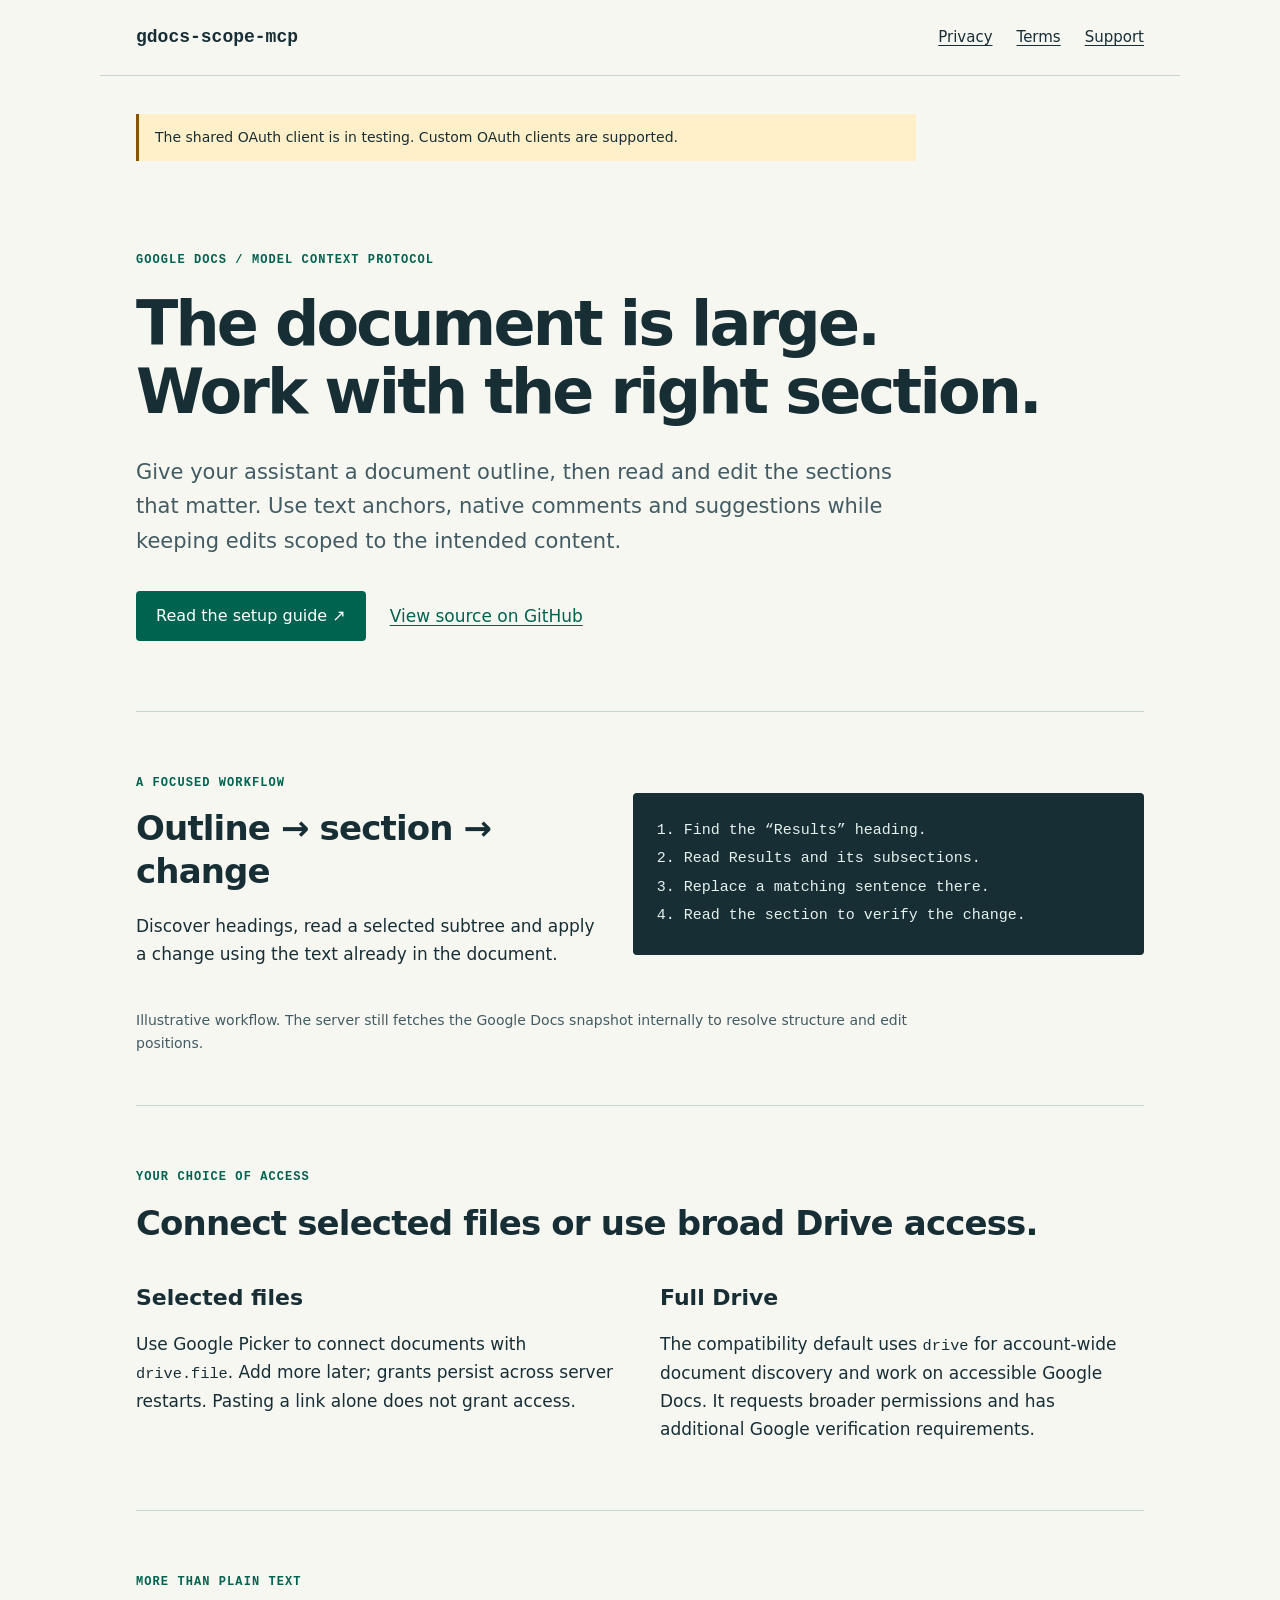
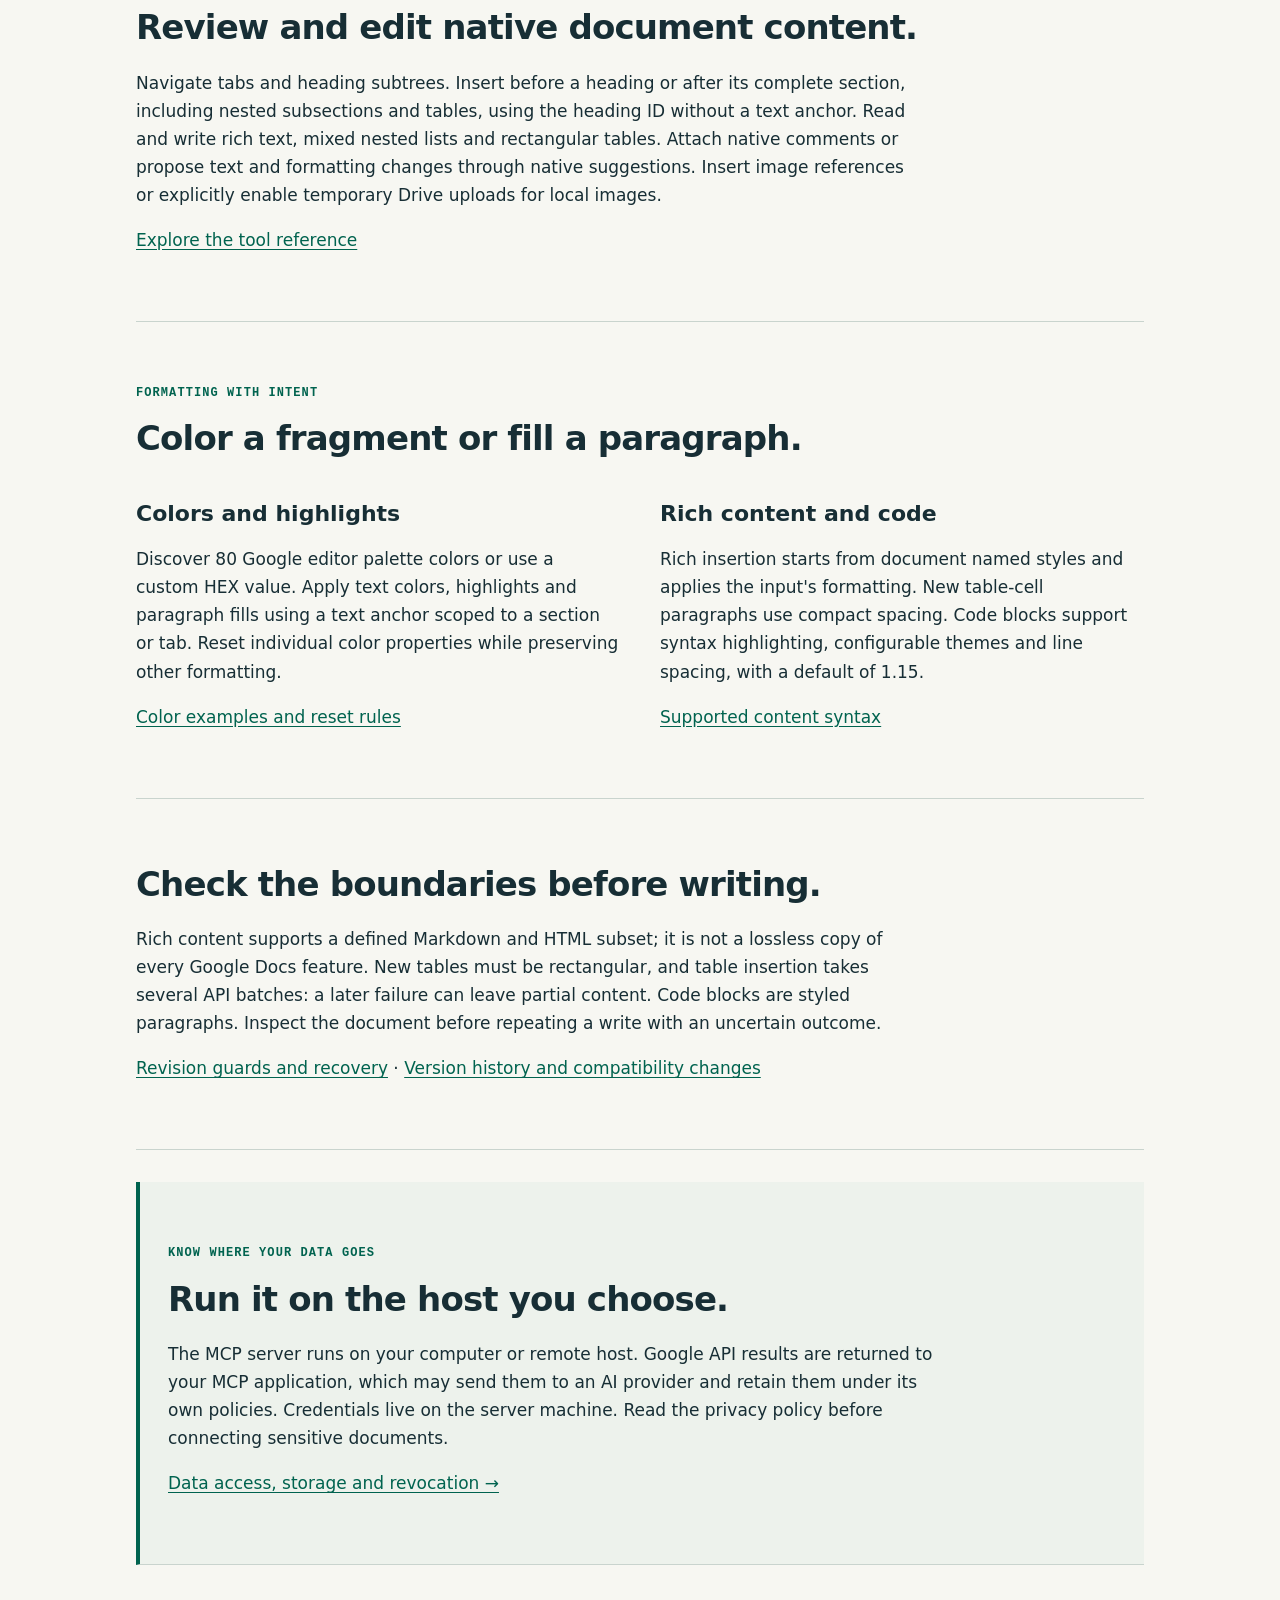
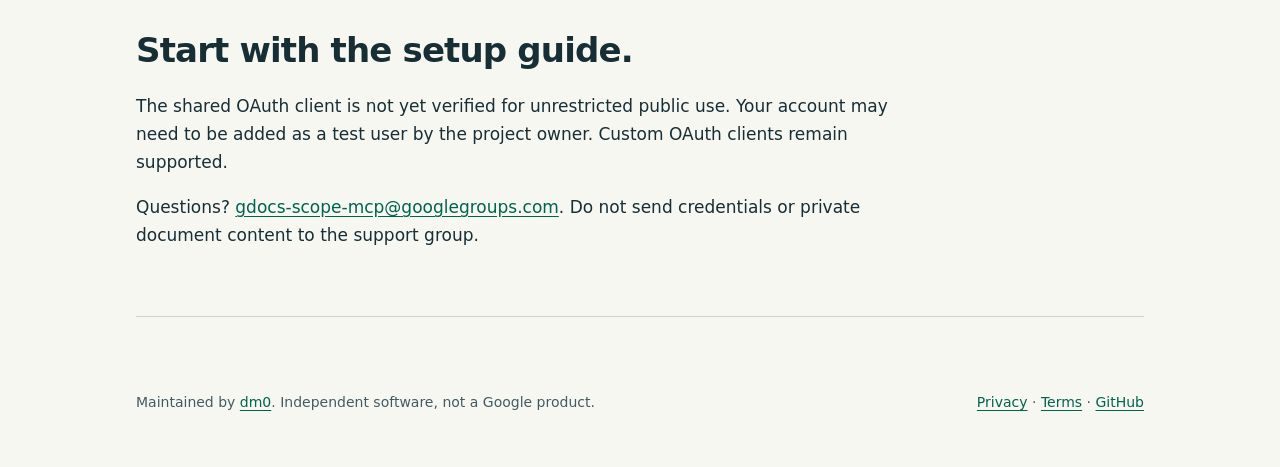
<file: website/index.html>
<!doctype html>
<html lang="en">
<head>
  <meta charset="utf-8">
  <meta name="viewport" content="width=device-width, initial-scale=1">
  <meta name="description" content="Section-scoped Google Docs editing for MCP-compatible AI assistants.">
  <title>gdocs-scope-mcp — work with the right section</title>
  <link rel="icon" href="icon.svg" type="image/svg+xml">
  <link rel="stylesheet" href="style.css">
</head>
<body>
  <a class="skip" href="#main">Skip to content</a>
  <header><a class="brand" href="index.html">gdocs-scope-mcp</a><nav aria-label="Main"><a href="privacy.html">Privacy</a><a href="terms.html">Terms</a><a href="mailto:gdocs-scope-mcp@googlegroups.com">Support</a></nav></header>
  <main id="main">
    <p class="notice">The shared OAuth client is in testing. Custom OAuth clients are supported.</p>
    <section class="hero">
      <p class="eyebrow">Google Docs / Model Context Protocol</p>
      <h1>The document is large.<br>Work with the right section.</h1>
      <p class="lead">Give your assistant a document outline, then read and edit the sections that matter. Use text anchors, native comments and suggestions while keeping edits scoped to the intended content.</p>
      <p class="actions"><a class="button" href="https://github.com/dm0/gdocs-scope-mcp/blob/main/docs/getting-started.md">Read the setup guide <span aria-hidden="true">↗</span></a><a href="https://github.com/dm0/gdocs-scope-mcp">View source on GitHub</a></p>
    </section>
    <section class="example" aria-labelledby="workflow">
      <div><p class="eyebrow">A focused workflow</p><h2 id="workflow">Outline → section → change</h2><p>Discover headings, read a selected subtree and apply a change using the text already in the document.</p></div>
      <pre aria-label="Illustrative assistant workflow"><code>1. Find the “Results” heading.
2. Read Results and its subsections.
3. Replace a matching sentence there.
4. Read the section to verify the change.</code></pre>
      <p class="caption">Illustrative workflow. The server still fetches the Google Docs snapshot internally to resolve structure and edit positions.</p>
    </section>
    <section class="access" aria-labelledby="access"><p class="eyebrow">Your choice of access</p><h2 id="access">Connect selected files or use broad Drive access.</h2>
      <div class="columns"><article><h3>Selected files</h3><p>Use Google Picker to connect documents with <code>drive.file</code>. Add more later; grants persist across server restarts. Pasting a link alone does not grant access.</p></article><article><h3>Full Drive</h3><p>The compatibility default uses <code>drive</code> for account-wide document discovery and work on accessible Google Docs. It requests broader permissions and has additional Google verification requirements.</p></article></div>
    </section>
    <section aria-labelledby="operations"><p class="eyebrow">More than plain text</p><h2 id="operations">Review and edit native document content.</h2><p>Navigate tabs and heading subtrees. Insert before a heading or after its complete section, including nested subsections and tables, using the heading ID without a text anchor. Read and write rich text, mixed nested lists and rectangular tables. Attach native comments or propose text and formatting changes through native suggestions. Insert image references or explicitly enable temporary Drive uploads for local images.</p><p><a href="https://github.com/dm0/gdocs-scope-mcp/blob/main/docs/tools/documents.md">Explore the tool reference</a></p></section>
    <section aria-labelledby="formatting"><p class="eyebrow">Formatting with intent</p><h2 id="formatting">Color a fragment or fill a paragraph.</h2><div class="columns"><article><h3>Colors and highlights</h3><p>Discover 80 Google editor palette colors or use a custom HEX value. Apply text colors, highlights and paragraph fills using a text anchor scoped to a section or tab. Reset individual color properties while preserving other formatting.</p><p><a href="https://github.com/dm0/gdocs-scope-mcp/blob/main/docs/colors.md">Color examples and reset rules</a></p></article><article><h3>Rich content and code</h3><p>Rich insertion starts from document named styles and applies the input's formatting. New table-cell paragraphs use compact spacing. Code blocks support syntax highlighting, configurable themes and line spacing, with a default of 1.15.</p><p><a href="https://github.com/dm0/gdocs-scope-mcp/blob/main/docs/rich-content.md">Supported content syntax</a></p></article></div></section>
    <section aria-labelledby="limits"><h2 id="limits">Check the boundaries before writing.</h2><p>Rich content supports a defined Markdown and HTML subset; it is not a lossless copy of every Google Docs feature. New tables must be rectangular, and table insertion takes several API batches: a later failure can leave partial content. Code blocks are styled paragraphs. Inspect the document before repeating a write with an uncertain outcome.</p><p><a href="https://github.com/dm0/gdocs-scope-mcp/blob/main/docs/concurrent-edits.md">Revision guards and recovery</a> · <a href="https://github.com/dm0/gdocs-scope-mcp/blob/main/CHANGELOG.md">Version history and compatibility changes</a></p></section>
    <section class="boundary" aria-labelledby="data"><p class="eyebrow">Know where your data goes</p><h2 id="data">Run it on the host you choose.</h2><p>The MCP server runs on your computer or remote host. Google API results are returned to your MCP application, which may send them to an AI provider and retain them under its own policies. Credentials live on the server machine. Read the privacy policy before connecting sensitive documents.</p><p><a href="privacy.html">Data access, storage and revocation →</a></p></section>
    <section aria-labelledby="start"><h2 id="start">Start with the setup guide.</h2><p>The shared OAuth client is not yet verified for unrestricted public use. Your account may need to be added as a test user by the project owner. Custom OAuth clients remain supported.</p><p>Questions? <a href="mailto:gdocs-scope-mcp@googlegroups.com">gdocs-scope-mcp@googlegroups.com</a>. Do not send credentials or private document content to the support group.</p></section>
  </main>
  <footer><p>Maintained by <a href="https://github.com/dm0">dm0</a>. Independent software, not a Google product.</p><p><a href="privacy.html">Privacy</a> · <a href="terms.html">Terms</a> · <a href="https://github.com/dm0/gdocs-scope-mcp">GitHub</a></p></footer>
</body>
</html>
</file>
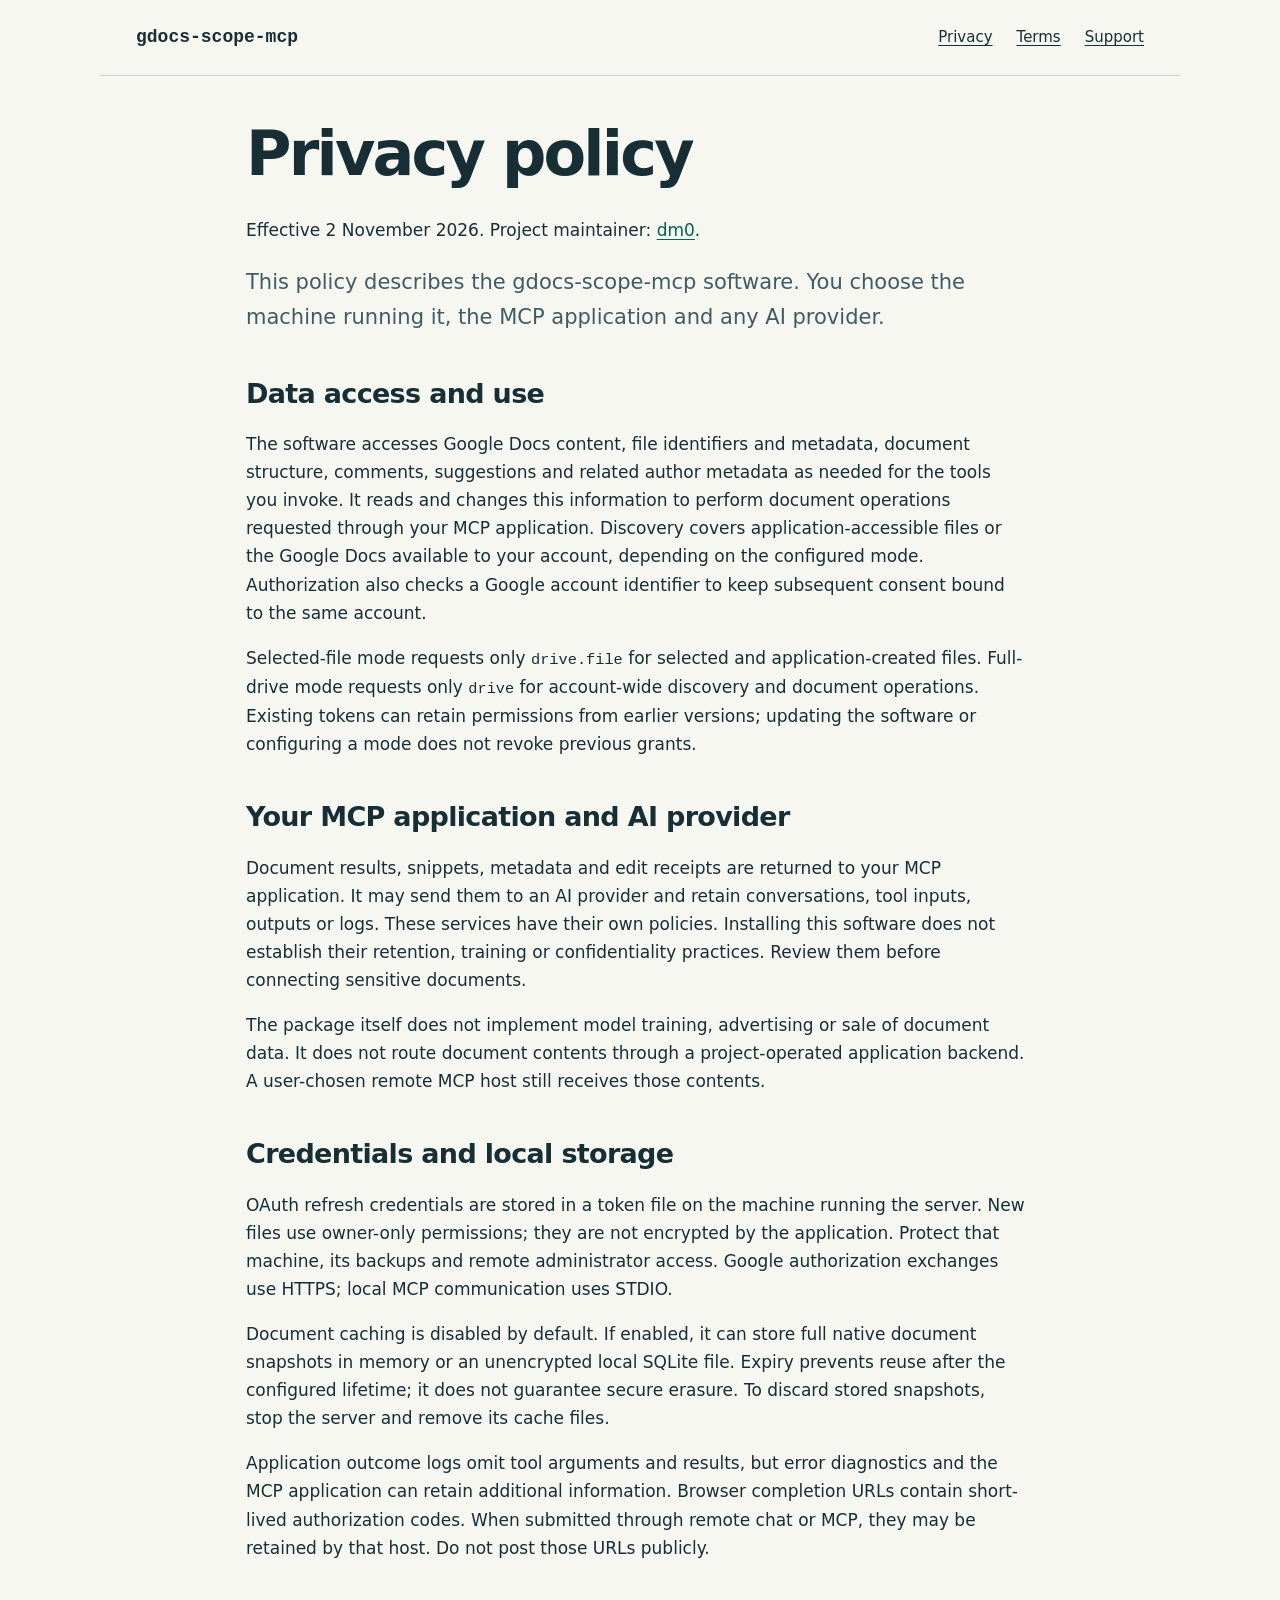
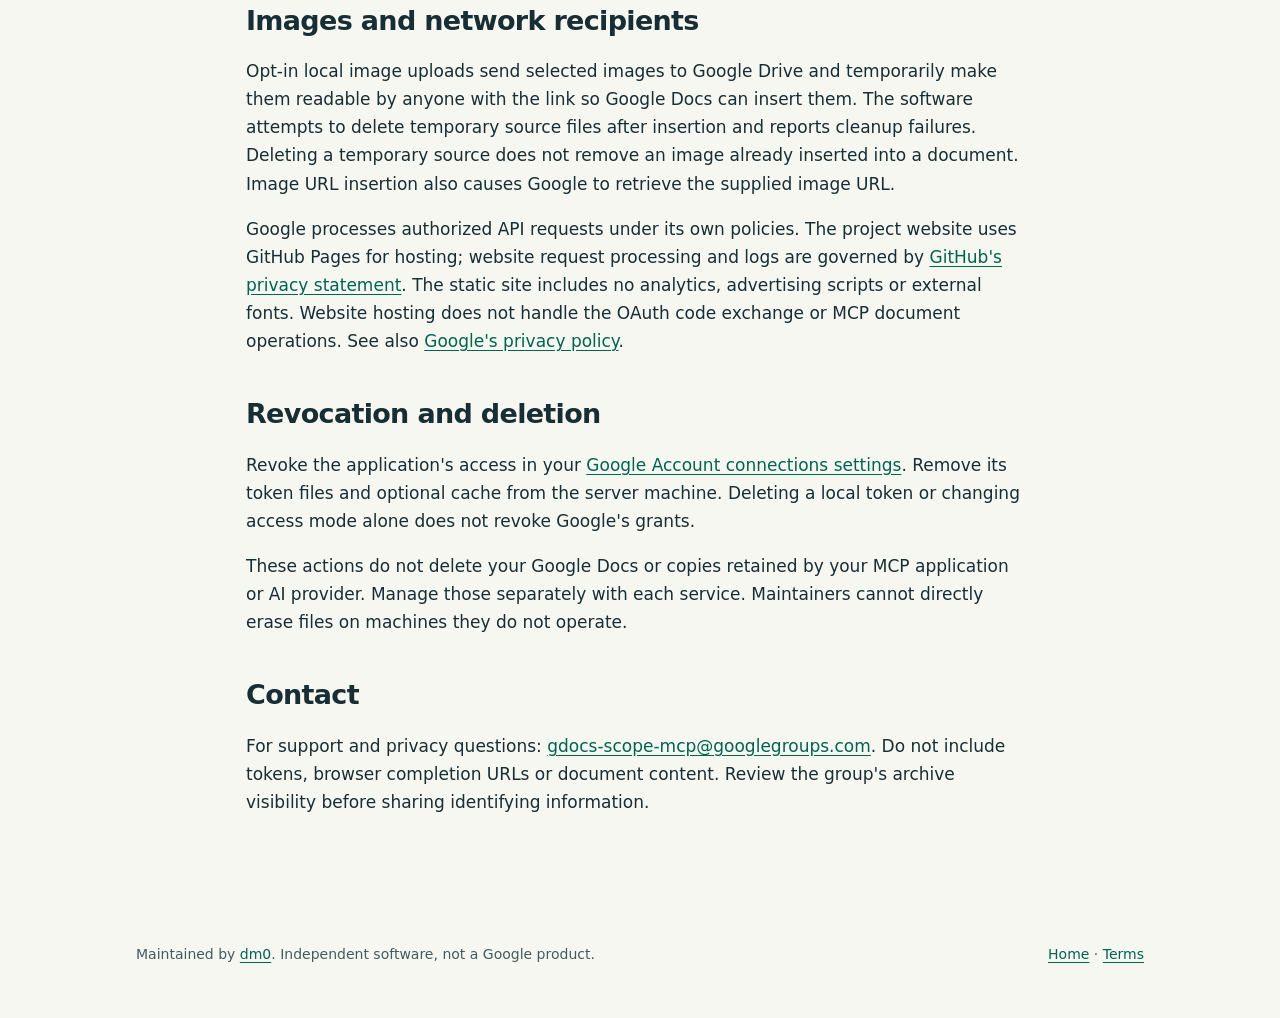
<file: website/privacy.html>
<!doctype html>
<html lang="en">
<head><meta charset="utf-8"><meta name="viewport" content="width=device-width, initial-scale=1"><meta name="description" content="How gdocs-scope-mcp accesses, uses and stores Google Docs data, and how to revoke access."><title>Privacy — gdocs-scope-mcp</title><link rel="icon" href="icon.svg" type="image/svg+xml"><link rel="stylesheet" href="style.css"></head>
<body>
  <a class="skip" href="#main">Skip to content</a>
  <header><a class="brand" href="index.html">gdocs-scope-mcp</a><nav aria-label="Main"><a href="privacy.html" aria-current="page">Privacy</a><a href="terms.html">Terms</a><a href="mailto:gdocs-scope-mcp@googlegroups.com">Support</a></nav></header>
  <main id="main" class="legal">
    <h1>Privacy policy</h1>
    <p>Effective <time datetime="2026-11-02">2 November 2026</time>. Project maintainer: <a href="https://github.com/dm0">dm0</a>.</p>
    <p class="lead">This policy describes the gdocs-scope-mcp software. You choose the machine running it, the MCP application and any AI provider.</p>
    <h2>Data access and use</h2>
    <p>The software accesses Google Docs content, file identifiers and metadata, document structure, comments, suggestions and related author metadata as needed for the tools you invoke. It reads and changes this information to perform document operations requested through your MCP application. Discovery covers application-accessible files or the Google Docs available to your account, depending on the configured mode. Authorization also checks a Google account identifier to keep subsequent consent bound to the same account.</p>
    <p>Selected-file mode requests only <code>drive.file</code> for selected and application-created files. Full-drive mode requests only <code>drive</code> for account-wide discovery and document operations. Existing tokens can retain permissions from earlier versions; updating the software or configuring a mode does not revoke previous grants.</p>
    <h2>Your MCP application and AI provider</h2>
    <p>Document results, snippets, metadata and edit receipts are returned to your MCP application. It may send them to an AI provider and retain conversations, tool inputs, outputs or logs. These services have their own policies. Installing this software does not establish their retention, training or confidentiality practices. Review them before connecting sensitive documents.</p>
    <p>The package itself does not implement model training, advertising or sale of document data. It does not route document contents through a project-operated application backend. A user-chosen remote MCP host still receives those contents.</p>
    <h2>Credentials and local storage</h2>
    <p>OAuth refresh credentials are stored in a token file on the machine running the server. New files use owner-only permissions; they are not encrypted by the application. Protect that machine, its backups and remote administrator access. Google authorization exchanges use HTTPS; local MCP communication uses STDIO.</p>
    <p>Document caching is disabled by default. If enabled, it can store full native document snapshots in memory or an unencrypted local SQLite file. Expiry prevents reuse after the configured lifetime; it does not guarantee secure erasure. To discard stored snapshots, stop the server and remove its cache files.</p>
    <p>Application outcome logs omit tool arguments and results, but error diagnostics and the MCP application can retain additional information. Browser completion URLs contain short-lived authorization codes. When submitted through remote chat or MCP, they may be retained by that host. Do not post those URLs publicly.</p>
    <h2>Images and network recipients</h2>
    <p>Opt-in local image uploads send selected images to Google Drive and temporarily make them readable by anyone with the link so Google Docs can insert them. The software attempts to delete temporary source files after insertion and reports cleanup failures. Deleting a temporary source does not remove an image already inserted into a document. Image URL insertion also causes Google to retrieve the supplied image URL.</p>
    <p>Google processes authorized API requests under its own policies. The project website uses GitHub Pages for hosting; website request processing and logs are governed by <a href="https://docs.github.com/en/site-policy/privacy-policies/github-general-privacy-statement">GitHub's privacy statement</a>. The static site includes no analytics, advertising scripts or external fonts. Website hosting does not handle the OAuth code exchange or MCP document operations. See also <a href="https://policies.google.com/privacy">Google's privacy policy</a>.</p>
    <h2>Revocation and deletion</h2>
    <p>Revoke the application's access in your <a href="https://myaccount.google.com/connections">Google Account connections settings</a>. Remove its token files and optional cache from the server machine. Deleting a local token or changing access mode alone does not revoke Google's grants.</p>
    <p>These actions do not delete your Google Docs or copies retained by your MCP application or AI provider. Manage those separately with each service. Maintainers cannot directly erase files on machines they do not operate.</p>
    <h2>Contact</h2>
    <p>For support and privacy questions: <a href="mailto:gdocs-scope-mcp@googlegroups.com">gdocs-scope-mcp@googlegroups.com</a>. Do not include tokens, browser completion URLs or document content. Review the group's archive visibility before sharing identifying information.</p>
  </main>
  <footer><p>Maintained by <a href="https://github.com/dm0">dm0</a>. Independent software, not a Google product.</p><p><a href="index.html">Home</a> · <a href="terms.html">Terms</a></p></footer>
</body>
</html>
</file>
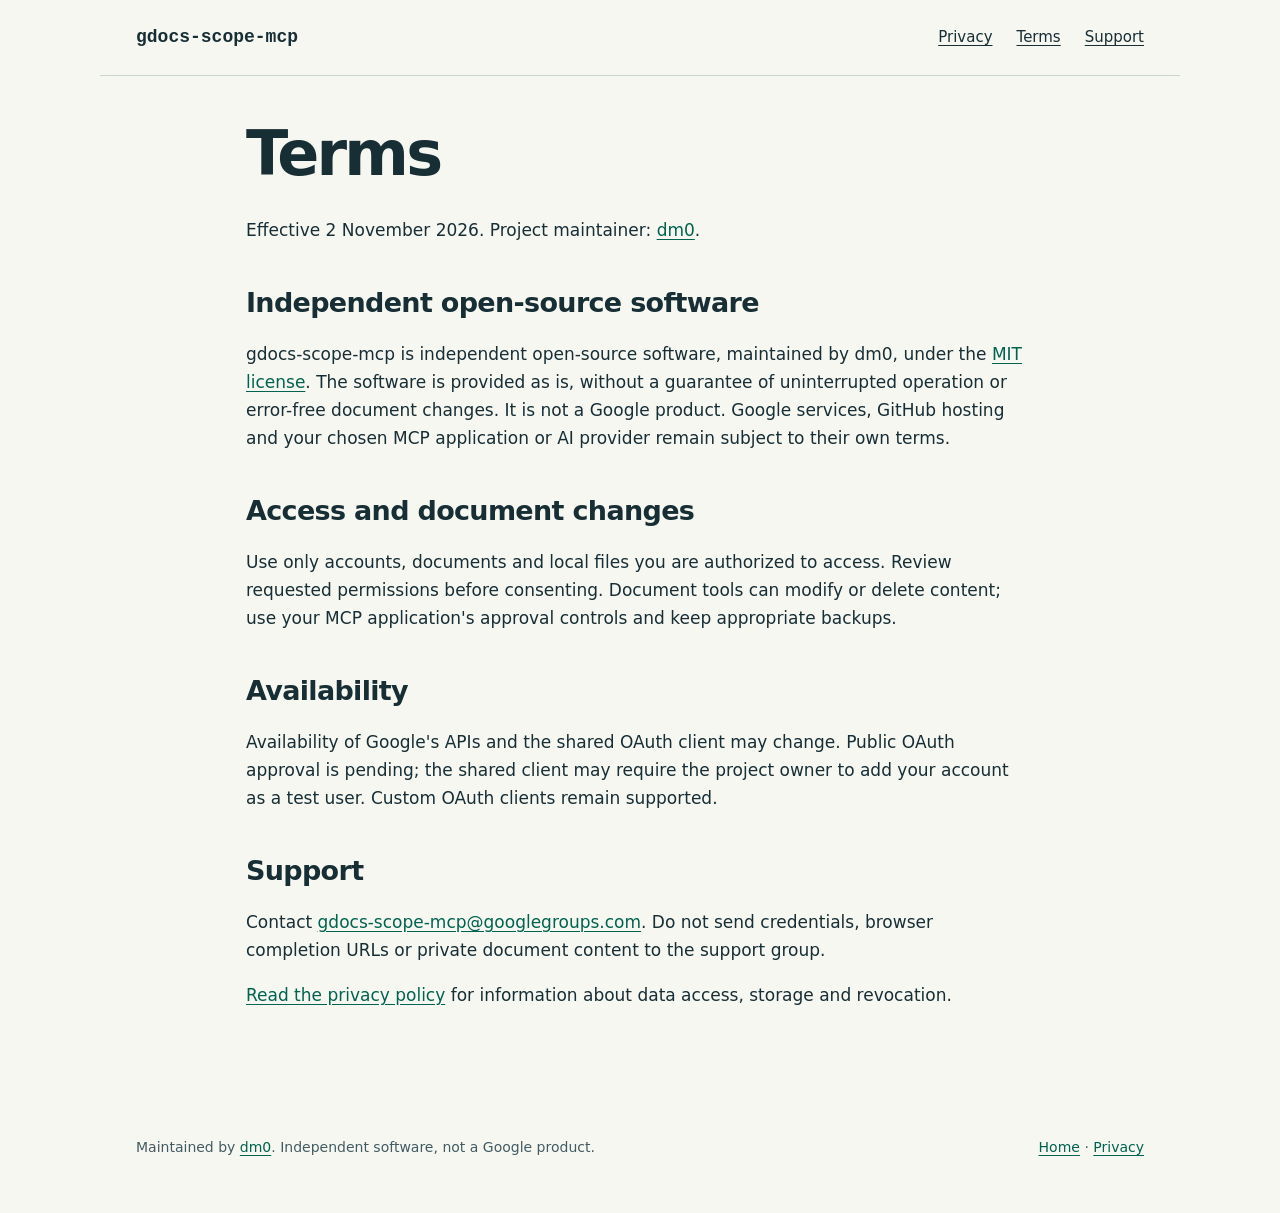
<file: website/terms.html>
<!doctype html>
<html lang="en">
<head><meta charset="utf-8"><meta name="viewport" content="width=device-width, initial-scale=1"><meta name="description" content="Terms for using the independent gdocs-scope-mcp project and its shared OAuth client."><title>Terms — gdocs-scope-mcp</title><link rel="icon" href="icon.svg" type="image/svg+xml"><link rel="stylesheet" href="style.css"></head>
<body>
  <a class="skip" href="#main">Skip to content</a>
  <header><a class="brand" href="index.html">gdocs-scope-mcp</a><nav aria-label="Main"><a href="privacy.html">Privacy</a><a href="terms.html" aria-current="page">Terms</a><a href="mailto:gdocs-scope-mcp@googlegroups.com">Support</a></nav></header>
  <main id="main" class="legal">
    <h1>Terms</h1>
    <p>Effective <time datetime="2026-11-02">2 November 2026</time>. Project maintainer: <a href="https://github.com/dm0">dm0</a>.</p>
    <h2>Independent open-source software</h2>
    <p>gdocs-scope-mcp is independent open-source software, maintained by dm0, under the <a href="https://github.com/dm0/gdocs-scope-mcp/blob/main/LICENSE">MIT license</a>. The software is provided as is, without a guarantee of uninterrupted operation or error-free document changes. It is not a Google product. Google services, GitHub hosting and your chosen MCP application or AI provider remain subject to their own terms.</p>
    <h2>Access and document changes</h2>
    <p>Use only accounts, documents and local files you are authorized to access. Review requested permissions before consenting. Document tools can modify or delete content; use your MCP application's approval controls and keep appropriate backups.</p>
    <h2>Availability</h2>
    <p>Availability of Google's APIs and the shared OAuth client may change. Public OAuth approval is pending; the shared client may require the project owner to add your account as a test user. Custom OAuth clients remain supported.</p>
    <h2>Support</h2>
    <p>Contact <a href="mailto:gdocs-scope-mcp@googlegroups.com">gdocs-scope-mcp@googlegroups.com</a>. Do not send credentials, browser completion URLs or private document content to the support group.</p>
    <p><a href="privacy.html">Read the privacy policy</a> for information about data access, storage and revocation.</p>
  </main>
  <footer><p>Maintained by <a href="https://github.com/dm0">dm0</a>. Independent software, not a Google product.</p><p><a href="index.html">Home</a> · <a href="privacy.html">Privacy</a></p></footer>
</body>
</html>
</file>
<file: website/style.css>
:root { color-scheme: light; --ink: #172e35; --muted: #425b62; --paper: #f7f7f2; --line: #c9d4ce; --accent: #00634f; }
* { box-sizing: border-box; }
html { scroll-behavior: smooth; }
body { margin: 0; background: var(--paper); color: var(--ink); font: 17px/1.65 system-ui, sans-serif; }
a { color: var(--accent); text-underline-offset: .2em; }
a:hover { text-decoration-thickness: 2px; }
a:focus-visible { outline: 3px solid #875400; outline-offset: 5px; }
header, main, footer { max-width: 1080px; margin: auto; padding: 24px 36px; }
header { display: flex; flex-wrap: wrap; align-items: center; justify-content: space-between; gap: 18px; border-bottom: 1px solid var(--line); }
.brand { font: 700 18px/1.5 ui-monospace, monospace; color: var(--ink); text-decoration: none; }
nav { display: flex; flex-wrap: wrap; gap: 24px; font-size: 15px; }
nav a { color: var(--ink); }
.skip { position: absolute; left: 12px; top: -100px; background: white; padding: 10px; }
.skip:focus { top: 12px; }
.notice { font-size: 14px; padding: 12px 16px; background: #fff0c9; border-left: 3px solid #875400; }
section { margin: 0; padding: 50px 0; border-bottom: 1px solid var(--line); }
.hero { padding: 64px 0 70px; }
.eyebrow { font: 650 12px/1.6 ui-monospace, monospace; letter-spacing: .09em; text-transform: uppercase; color: var(--accent); }
h1 { font-size: clamp(36px, 5.5vw, 62px); line-height: 1.1; letter-spacing: -.045em; font-weight: 650; margin: 20px 0 28px; }
h2 { font-size: clamp(26px, 3vw, 34px); line-height: 1.25; letter-spacing: -.025em; margin: 14px 0 20px; }
h3 { font-size: 22px; line-height: 1.3; margin: 20px 0 12px; }
p { max-width: 780px; }
.lead { font-size: 21px; color: var(--muted); max-width: 800px; }
.actions { display: flex; flex-wrap: wrap; align-items: center; gap: 24px; margin: 32px 0 0; }
.button { display: inline-block; color: white; background: var(--accent); padding: 12px 20px; text-decoration: none; border-radius: 4px; font-size: 16px; }
.button:hover { background: #004d3e; }
.example { display: grid; grid-template-columns: 1fr 1.1fr; gap: 24px 32px; }
pre { font: 15px/1.9 ui-monospace, monospace; color: #e5f1eb; background: #172e35; padding: 24px; border-radius: 4px; overflow: auto; max-width: 100%; align-self: center; }
code { font-family: ui-monospace, monospace; font-size: .9em; }
pre code { font-size: inherit; }
.caption { grid-column: 1/-1; font-size: 14px; color: var(--muted); margin: 0; }
.columns { display: grid; grid-template-columns: 1fr 1fr; gap: 40px; }
.boundary { border-left: 4px solid var(--accent); padding-left: 28px; margin-top: 32px; background: #edf2ec; padding-right: 28px; }
.legal { max-width: 860px; padding-bottom: 60px; }
.legal h2 { margin-top: 42px; font-size: 27px; }
.legal p { overflow-wrap: anywhere; }
footer { display: flex; justify-content: space-between; flex-wrap: wrap; gap: 10px 30px; font-size: 14px; color: var(--muted); padding-top: 36px; padding-bottom: 40px; }
@media (max-width: 700px) { header, main, footer { padding-left: 22px; padding-right: 22px; } .example, .columns { grid-template-columns: 1fr; gap: 12px; } .hero { padding: 40px 0; } section { padding: 36px 0; } .lead { font-size: 19px; } pre { font-size: 13px; padding: 18px; } .boundary { padding-left: 18px; padding-right: 18px; } }
@media (prefers-reduced-motion: reduce) { html { scroll-behavior: auto; } }
</file>
